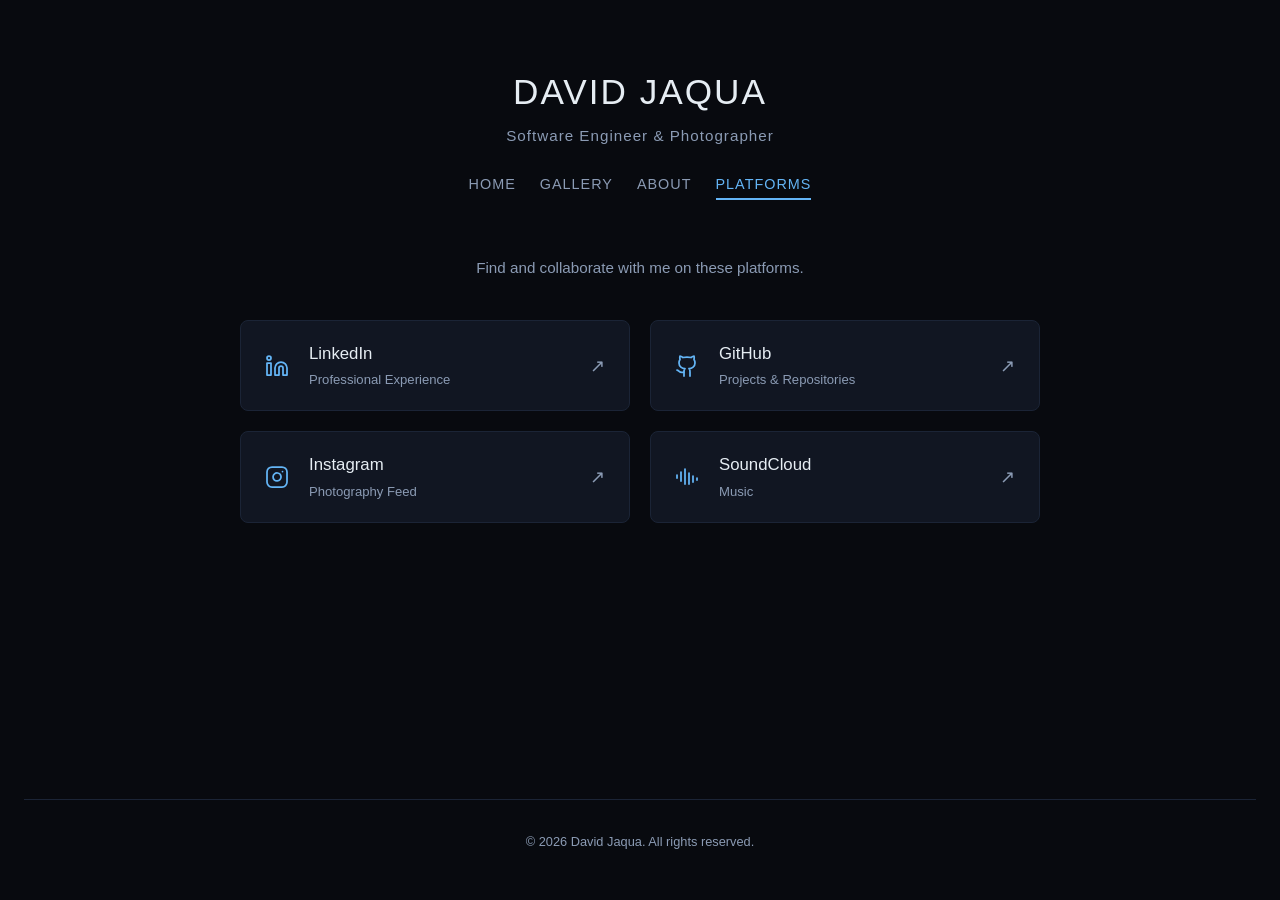
<file: platforms.html>
<!DOCTYPE html>
<html lang="en">
<head>
  <meta charset="UTF-8">
  <meta name="viewport" content="width=device-width, initial-scale=1.0">
  <title>Platforms | David Jaqua</title>
  <meta name="description" content="Connect with David Jaqua on software engineering projects, photography inquiries, or collaborations.">
  <link rel="stylesheet" href="styles.css">
</head>
<body>

  <header class="site-header">
    <h1 class="logo">David Jaqua</h1>
    <p class="tagline">Software Engineer & Photographer</p>
    <nav class="nav-links">
      <a href="index.html">Home</a>
      <a href="gallery.html">Gallery</a>
      <a href="about.html">About</a>
      <a href="platforms.html" class="active">Platforms</a>
    </nav>
  </header>

  <main class="content-container">
    <section class="connect-header">
      <p>Find and collaborate with me on these platforms.</p>
    </section>

    <!-- Social Link Grid -->
    <div class="social-grid">

      <!-- LinkedIn -->
      <a href="https://www.linkedin.com/in/david-j-98b9a0156" target="_blank" rel="noopener" class="social-card">
        <div class="card-icon">
          <svg width="24" height="24" viewBox="0 0 24 24" fill="none" stroke="currentColor" stroke-width="1.75" stroke-linecap="round" stroke-linejoin="round"><path d="M16 8a6 6 0 0 1 6 6v7h-4v-7a2 2 0 0 0-2-2 2 2 0 0 0-2 2v7h-4v-7a6 6 0 0 1 6-6z"></path><rect x="2" y="9" width="4" height="12"></rect><circle cx="4" cy="4" r="2"></circle></svg>
        </div>
        <div class="card-info">
          <h3>LinkedIn</h3>
          <p>Professional Experience</p>
        </div>
        <span class="arrow-icon">&#8599;</span>
      </a>
      
      <!-- GitHub -->
      <a href="https://github.com/DavidLJaqua" target="_blank" rel="noopener" class="social-card">
        <div class="card-icon">
          <svg width="24" height="24" viewBox="0 0 24 24" fill="none" stroke="currentColor" stroke-width="1.75" stroke-linecap="round" stroke-linejoin="round"><path d="M15 22v-4a4.8 4.8 0 0 0-1-3.5c3 0 6-2 6-5.5.08-1.25-.27-2.48-1-3.5.28-1.15.28-2.35 0-3.5 0 0-1 0-3 1.5-2.64-.5-5.36-.5-8 0C6 2 5 2 5 2c-.3 1.15-.3 2.35 0 3.5A5.403 5.403 0 0 0 4 9c0 3.5 3 5.5 6 5.5-.39.49-.68 1.05-.85 1.65-.17.6-.22 1.23-.15 1.85v4"></path><path d="M9 18c-4.51 2-5-2-7-2"></path></svg>
        </div>
        <div class="card-info">
          <h3>GitHub</h3>
          <p>Projects & Repositories</p>
        </div>
        <span class="arrow-icon">&#8599;</span>
      </a>

      <!-- Instagram -->
      <a href="https://www.instagram.com/davidjaqua_" target="_blank" rel="noopener" class="social-card">
        <div class="card-icon">
          <svg width="24" height="24" viewBox="0 0 24 24" fill="none" stroke="currentColor" stroke-width="1.75" stroke-linecap="round" stroke-linejoin="round"><rect x="2" y="2" width="20" height="20" rx="5" ry="5"></rect><path d="M16 11.37A4 4 0 1 1 12.63 8 4 4 0 0 1 16 11.37z"></path><line x1="17.5" y1="6.5" x2="17.51" y2="6.5"></line></svg>
        </div>
        <div class="card-info">
          <h3>Instagram</h3>
          <p>Photography Feed</p>
        </div>
        <span class="arrow-icon">&#8599;</span>
      </a>

      <!-- SoundCloud -->
      <a href="https://soundcloud.com/david-jaqua-549635719" target="_blank" rel="noopener" class="social-card">
        <div class="card-icon">
          <svg width="24" height="24" viewBox="0 0 24 24" fill="none" stroke="currentColor" stroke-width="1.75" stroke-linecap="round" stroke-linejoin="round"><path d="M2 10v3M6 7v9M10 4v15M14 8v11M18 11v6M22 13v2"></path></svg>
        </div>
        <div class="card-info">
          <h3>SoundCloud</h3>
          <p>Music</p>
        </div>
        <span class="arrow-icon">&#8599;</span>
      </a>

    </div>
  </main>

  <footer class="site-footer">
    <p>&copy; 2026 David Jaqua. All rights reserved.</p>
  </footer>

  <script src="script.js"></script>
</body>
</html>
</file>
<file: styles.css>
/* ==========================================
   1. RESET & CSS VARIABLES
   ========================================== */
* {
  box-sizing: border-box;
  margin: 0;
  padding: 0;
}

:root {
  /* Dark Blue & Obsidian Palette */
  --bg-color: #080a0f;         /* Deep obsidian black with a blue tint */
  --card-bg: #111622;          /* Dark slate blue for cards & containers */
  --card-hover: #161d2d;       /* Slightly lighter navy tint for hover states */
  --border-color: #1b2436;     /* Subtle dark blue-gray border */
  
  --text-main: #e6edf3;        /* Bright icy off-white for text */
  --text-muted: #8b9bb4;       /* Cool slate for secondary details */
  --accent: #64b5f6;           /* Vibrant icy blue accent */
  --accent-bright: #90caf9;    /* Lighter blue glow for active/hover states */
  
  --font-family: -apple-system, BlinkMacSystemFont, "Segoe UI", Roboto, Helvetica, Arial, sans-serif;
}

body {
  background-color: var(--bg-color);
  color: var(--text-main);
  font-family: var(--font-family);
  line-height: 1.6;
  padding: 2rem 1.5rem;
  max-width: 1600px; /* Expanded width to give gallery cards ample space */
  margin: 0 auto;
  min-height: 100vh;
  display: flex;
  flex-direction: column;
}

main {
  flex: 1;
}

/* ==========================================
   2. SITE HEADER & NAVIGATION
   ========================================== */
.site-header {
  text-align: center;
  padding: 2rem 0 3rem;
}

.logo {
  font-size: 2.2rem;
  font-weight: 300;
  letter-spacing: 2px;
  text-transform: uppercase;
  color: var(--text-main);
}

.tagline {
  color: var(--text-muted);
  font-size: 0.95rem;
  margin-top: 0.25rem;
  letter-spacing: 1px;
}

.nav-links {
  margin-top: 1.5rem;
  display: flex;
  justify-content: center;
  gap: 1.5rem;
}

.nav-links a {
  color: var(--text-muted);
  text-decoration: none;
  font-size: 0.9rem;
  text-transform: uppercase;
  letter-spacing: 1px;
  transition: color 0.2s ease;
}

.nav-links a:hover {
  color: var(--accent-bright);
}

.nav-links a.active {
  color: var(--accent);
  border-bottom: 2px solid var(--accent);
  padding-bottom: 2px;
}

/* ==========================================
   3. PAGE LAYOUT CONTAINERS
   ========================================== */
.content-container {
  max-width: 800px;
  margin: 0 auto;
  width: 100%;
}

.content-container.wide {
  max-width: 1100px;
}

.content-container.centered {
  text-align: center;
}

.section-badge {
  display: inline-block;
  font-size: 0.75rem;
  text-transform: uppercase;
  letter-spacing: 2px;
  color: var(--accent);
  margin-bottom: 0.5rem;
  font-weight: 600;
}

/* ==========================================
   4. GALLERY GRID & ITEMS
   ========================================== */
.gallery-container {
  display: grid;
  grid-template-columns: repeat(3, 1fr); /* Default 3-column layout (Home page) */
  gap: 2rem;
  margin-bottom: 3rem;
}

/* 4-Column Layout Variant (Gallery page) */
.gallery-container.gallery-page-grid {
  grid-template-columns: repeat(4, 1fr);
  gap: 1.5rem;
}

.gallery-item {
  position: relative;
  background-color: var(--card-bg);
  border: 1px solid var(--border-color);
  border-radius: 6px;
  overflow: hidden;
  aspect-ratio: 4 / 3;
  cursor: pointer;
  transition: border-color 0.5s cubic-bezier(0.16, 1, 0.3, 1),
              box-shadow 0.5s cubic-bezier(0.16, 1, 0.3, 1);
}

.gallery-item:hover {
  border-color: rgba(100, 181, 246, 0.35);
  box-shadow: 0 14px 32px -10px rgba(0, 0, 0, 0.7), 
              0 0 20px rgba(100, 181, 246, 0.08);
}

.gallery-item img {
  width: 100%;
  height: 100%;
  object-fit: cover;
  display: block;
  will-change: transform;
  transition: transform 0.6s cubic-bezier(0.16, 1, 0.3, 1),
              filter 0.6s cubic-bezier(0.16, 1, 0.3, 1);
}

.gallery-item:hover img {
  transform: scale(1.05);
  filter: brightness(1.06);
}

/* Hover Overlay Caption */
.overlay {
  position: absolute;
  inset: 0;
  background: linear-gradient(
    to top, 
    rgba(8, 10, 15, 0.92) 0%, 
    rgba(17, 22, 34, 0.3) 55%, 
    transparent 100%
  );
  display: flex;
  flex-direction: column;
  justify-content: flex-end;
  padding: 1.25rem;
  opacity: 0;
  transition: opacity 0.4s cubic-bezier(0.16, 1, 0.3, 1);
}

.overlay h3,
.overlay p {
  transform: translateY(12px);
  transition: transform 0.5s cubic-bezier(0.16, 1, 0.3, 1);
}

.gallery-item:hover .overlay {
  opacity: 1;
}

.gallery-item:hover .overlay h3,
.gallery-item:hover .overlay p {
  transform: translateY(0);
}

.overlay h3 {
  font-size: 1.1rem;
  font-weight: 500;
  color: var(--text-main);
}

.overlay p {
  font-size: 0.85rem;
  color: var(--accent-bright);
  margin-top: 0.2rem;
}

/* ==========================================
   5. LIGHTBOX MODAL
   ========================================== */
.lightbox {
  position: fixed;
  inset: 0;
  z-index: 1000;
  background-color: rgba(8, 10, 15, 0.95);
  backdrop-filter: blur(8px);
  display: flex;
  justify-content: center;
  align-items: center;
  opacity: 0;
  pointer-events: none;
  transition: opacity 0.3s ease;
  padding: 2rem;
}

.lightbox.active {
  opacity: 1;
  pointer-events: auto;
}

.lightbox-content-wrapper {
  max-width: 90vw;
  max-height: 85vh;
  display: flex;
  flex-direction: column;
  align-items: center;
  text-align: center;
}

.lightbox-content-wrapper img {
  max-width: 100%;
  max-height: 75vh;
  object-fit: contain;
  border-radius: 4px;
  box-shadow: 0 12px 40px rgba(0, 0, 0, 0.8);
  border: 1px solid var(--border-color);
}

.lightbox-caption {
  margin-top: 1rem;
}

.lightbox-caption h3 {
  font-size: 1.2rem;
  font-weight: 400;
  color: var(--text-main);
  letter-spacing: 0.5px;
}

.lightbox-caption p {
  font-size: 0.9rem;
  color: var(--accent-bright);
  margin-top: 0.2rem;
}

.lightbox-close {
  position: absolute;
  top: 1.5rem;
  right: 2rem;
  background: none;
  border: none;
  color: var(--text-muted);
  font-size: 2.5rem;
  line-height: 1;
  cursor: pointer;
  transition: color 0.2s ease;
  z-index: 1001;
}

.lightbox-close:hover {
  color: var(--accent-bright);
}

/* ==========================================
   6. ABOUT PAGE LAYOUT
   ========================================== */
.about-grid {
  display: grid;
  grid-template-columns: 1fr 1.5fr;
  gap: 2.5rem;
  align-items: center;
  margin-top: 1rem;
}

.about-image img {
  width: 100%;
  border-radius: 6px;
  display: block;
  border: 1px solid var(--border-color);
}

.about-text h2 {
  font-size: 1.5rem;
  font-weight: 400;
  letter-spacing: 1px;
  margin-bottom: 1rem;
  color: var(--text-main);
}

.about-text p {
  color: var(--text-muted);
  margin-bottom: 1rem;
}

/* ==========================================
   7. PLATFORMS PAGE LAYOUT
   ========================================== */
.connect-header {
  text-align: center;
  margin-bottom: 2.5rem;
}

.connect-header h2 {
  font-size: 2rem;
  font-weight: 300;
  letter-spacing: 1px;
  color: var(--text-main);
  margin-top: 0.25rem;
}

.connect-header p {
  color: var(--text-muted);
  font-size: 0.95rem;
  margin-top: 0.5rem;
}

.social-grid {
  display: grid;
  grid-template-columns: repeat(2, 1fr);
  gap: 1.25rem;
  margin-bottom: 2.5rem;
}

.social-card {
  display: flex;
  align-items: center;
  gap: 1.25rem;
  padding: 1.25rem 1.5rem;
  background-color: var(--card-bg);
  border: 1px solid var(--border-color);
  border-radius: 8px;
  text-decoration: none;
  transition: all 0.3s cubic-bezier(0.16, 1, 0.3, 1);
}

.social-card:hover {
  border-color: rgba(100, 181, 246, 0.4);
  background-color: var(--card-hover);
  transform: translateY(-2px);
  box-shadow: 0 10px 25px -5px rgba(0, 0, 0, 0.6),
              0 0 15px rgba(100, 181, 246, 0.08);
}

.card-icon {
  display: flex;
  align-items: center;
  justify-content: center;
  color: var(--accent);
  transition: color 0.2s ease, transform 0.2s ease;
}

.social-card:hover .card-icon {
  color: var(--accent-bright);
  transform: scale(1.08);
}

.card-info {
  flex: 1;
}

.card-info h3 {
  font-size: 1.05rem;
  font-weight: 500;
  color: var(--text-main);
}

.card-info p {
  font-size: 0.82rem;
  color: var(--text-muted);
  margin-top: 0.1rem;
}

.arrow-icon {
  color: var(--text-muted);
  font-size: 1.1rem;
  transition: transform 0.2s ease, color 0.2s ease;
}

.social-card:hover .arrow-icon {
  color: var(--accent-bright);
  transform: translate(3px, -3px);
}

/* Direct Email Block */
.direct-email-block {
  text-align: center;
  padding: 1.75rem;
  background-color: rgba(17, 22, 34, 0.5);
  border: 1px dashed var(--border-color);
  border-radius: 8px;
  display: flex;
  flex-direction: column;
  gap: 0.4rem;
}

.email-label {
  font-size: 0.8rem;
  text-transform: uppercase;
  letter-spacing: 1px;
  color: var(--text-muted);
}

.email-link {
  color: var(--accent);
  font-size: 1.1rem;
  text-decoration: none;
  font-weight: 500;
  transition: color 0.2s ease;
}

.email-link:hover {
  color: var(--accent-bright);
}

/* ==========================================
   8. SITE FOOTER
   ========================================== */
.site-footer {
  text-align: center;
  font-size: 0.8rem;
  color: var(--text-muted);
  padding: 2rem 0 1rem;
  margin-top: auto;
  border-top: 1px solid var(--border-color);
}

/* ==========================================
   9. RESPONSIVE BREAKPOINTS
   ========================================== */
@media (max-width: 1200px) {
  .gallery-container.gallery-page-grid {
    grid-template-columns: repeat(3, 1fr); /* 4-col falls back to 3-col on laptops */
  }
}

@media (max-width: 1024px) {
  .gallery-container {
    grid-template-columns: repeat(2, 1fr); /* Home grid falls back to 2-col on tablets */
  }
}

@media (max-width: 850px) {
  .gallery-container.gallery-page-grid {
    grid-template-columns: repeat(2, 1fr);
  }
}

@media (max-width: 650px) {
  .gallery-container,
  .gallery-container.gallery-page-grid {
    grid-template-columns: 1fr; /* Single column on mobile */
    gap: 1.25rem;
  }

  .social-grid {
    grid-template-columns: 1fr;
  }

  .about-grid {
    grid-template-columns: 1fr;
    gap: 1.5rem;
  }
}
</file>
